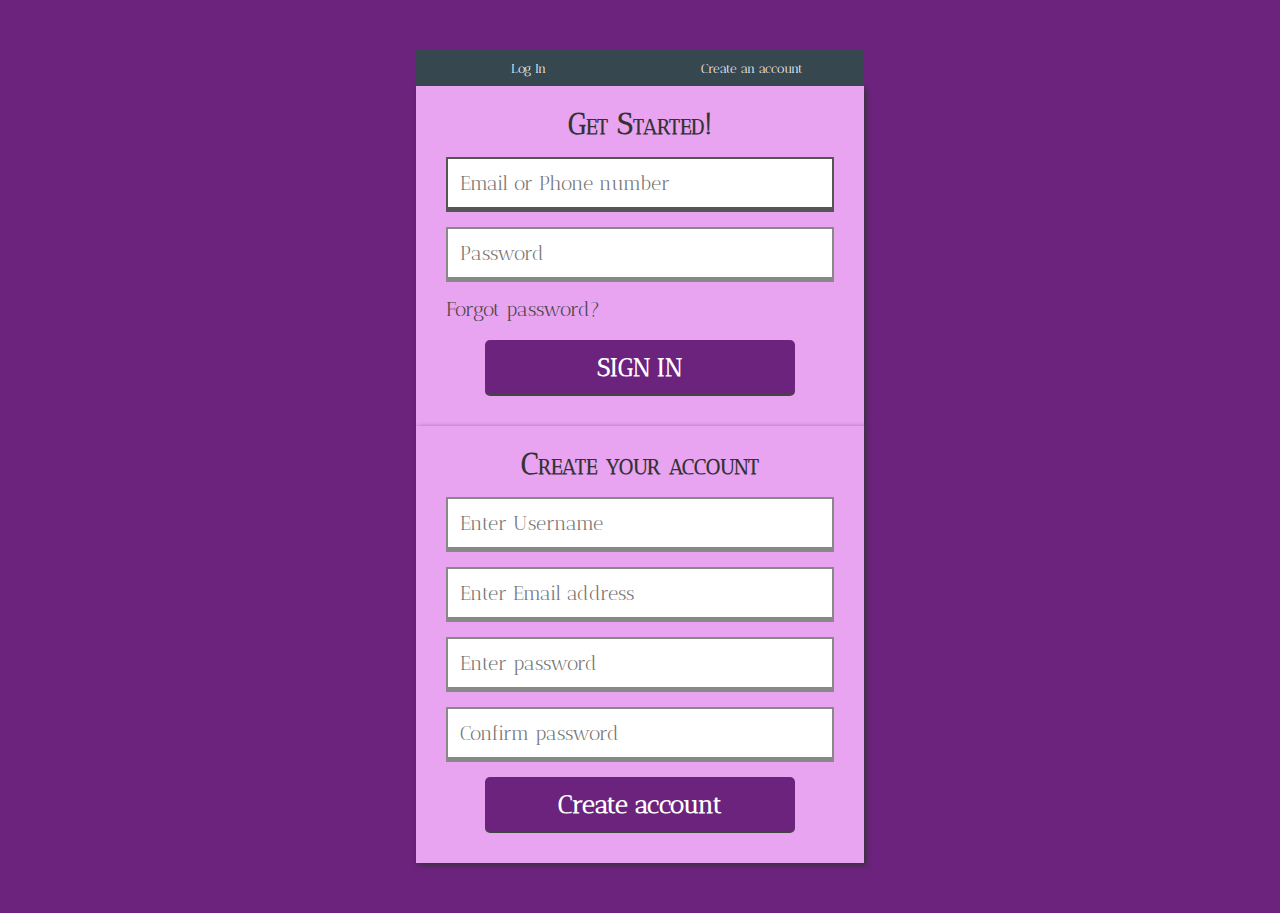
<file: index.html>
<!DOCTYPE html>
<html lang="en">
<head>
    <meta charset="UTF-8">
    <meta name="viewport" content="width=device-width, initial-scale=1.0">
    <meta http-equiv="X-UA-Compatible" content="ie=edge">
    <link href="https://fonts.googleapis.com/css?family=Antic+Didone&display=swap" rel="stylesheet">
    <link rel="stylesheet" href="Style/login.css">
    <title>Signup/Login</title>
</head>
<body>
    <div id="main" class="tabs">
        <div id="tab-btn" class="tabs__sidebar">
            <button class="tabs__button" data-for-tab="1">Log In</button>
            <button class="tabs__button" data-for-tab="2">Create an account</button>
        </div>
        <div class="tabs__content" data-tab="1">
            <h2>Get Started!</h2>
            <form action="#" method="post" id="login-box">
                <input type="text" name="username" class="inp" placeholder="Email or Phone number" required autofocus><br>
                <input type="password" name="password" class="inp" placeholder="Password" required><br>
                <a href="#" id="forgot">Forgot password?</a><br>
                <input type="submit" name="submit" value="SIGN IN" id="sub-btn"> 
            </form>
        </div>
        <div class="tabs__content" data-tab="2">
            <h2>Create your account</h2>
            <form action="#" method="post" id="reg-box">
                <input type="text" name="username" placeholder="Enter Username" class="inp" required autofocus><br>
                <input type="email" name="email" placeholder="Enter Email address" class="inp" required><br>
                <input type="password" name="password" placeholder="Enter password" class="inp" required><br>
                <input type="password" name="repassword" placeholder="Confirm password" class="inp" required><br>
                <input type="submit" name="submit" value="Create account" id="sub-btn">
            </form>
        </div>
    </div>
</body>
<script src="Script/main.js"></script>
</html>
</file>
<file: Style/login.css>
/* Login and Signup page start for small screen */
*{
    margin: 0;
    padding: 0;
    -webkit-box-sizing: border-box;
    -moz-box-sizing: border-box;
    box-sizing: border-box;
    font-family: 'Antic Didone';
}
body{ 
    background-color: #6c237e;
}
#main{
    width: 80%;
    margin: 10px auto;
}
#tab-btn{
    display: -webkit-flex;
    display: -moz-flex;
    display: -ms-flex;
    display: -o-flex;
    display: flex;
    width: 100%;
    justify-content: center;
}
.tabs__button{
    text-decoration: none;
    display: block;
    width: 100%;
    background-color: #37474f;
    text-align: center;
    color: #ffffff;
    font-style: 25px;
    padding: 10px;
    border: none;
}
.tabs__button--active{
    background-color: #eeeeee;
    color: #000000;
}
.tabs__content{
    width: 100%;
    background-color: #e8a3f1;
    padding: 20px 30px 30px 30px;
    box-shadow: 2px 2px 5px #333333;
    display: block;
}
.tabs__content--active{
    display: none;
}
.inp{
    width: 100%;
    padding: 12px;
    margin-bottom: 15px;
    font-size: 20px;
    border: 2px solid #888888;
    border-bottom: 5px solid #888888;
    background-color: #ffffff;
    color: #666666;
}
.inp:focus{
    outline: none;
    border: 2px solid #555555;
    border-bottom: 5px solid #555555;
}
#sub-btn{
    display: block;
    margin: 0 auto;
    width: 80%;
    padding: 12px;
    border: none;
    font-size: 20px;
    font-weight: bold;
    background-color: #6c237e;
    color: #ffffff;
    cursor: pointer;
    border-bottom: 2px solid #444444;
    border-radius: 5px;
}
#sub-btn:focus{
    outline: none;
}
#sub-btn:active{
    border: none;
    margin-top: 5px;
}
#forgot{
    font-size: 20px;
    text-decoration: none;
    color: #444444;
    display: block;
}
h2{
    text-align: center;
    padding-bottom: 15px;
    color: #333333;
    font-size: 30px;
    font-variant: small-caps;
}
/* Login and Signup page end for small screen */

@media screen and (min-width: 800px){
/* Login and Signup page start for large screen */
*{
    margin: 0;
    padding: 0;
    -webkit-box-sizing: border-box;
    -moz-box-sizing: border-box;
    box-sizing: border-box;
    font-family: 'Antic Didone';
}
body{ 
    background-color: #6c237e;
}
#main{
    width: 35%;
    margin: 50px auto;
}
#tab-btn{
    display: -webkit-flex;
    display: -moz-flex;
    display: -ms-flex;
    display: -o-flex;
    display: flex;
    width: 100%;
    justify-content: center;
}
.inp{
    width: 100%;
    padding: 12px;
    margin-bottom: 15px;
    font-size: 20px;
    border: 2px solid #888888;
    border-bottom: 5px solid #888888;
    background-color: #ffffff;
    color: #666666;
}
.inp:focus{
    outline: none;
    border: 2px solid #555555;
    border-bottom: 5px solid #555555;
}
#sub-btn{
    display: block;
    margin: 0 auto;
    width: 80%;
    padding: 12px;
    border: none;
    font-size: 25px;
    font-weight: bold;
    background-color: #6c237e;
    color: #ffffff;
    cursor: pointer;
    border-bottom: 2px solid #444444;
    border-radius: 5px;
}
#sub-btn:focus{
    outline: none;
}
#sub-btn:active{
    border: none;
    margin-top: 5px;
}
#forgot{
    font-size: 20px;
    text-decoration: none;
    color: #444444;
    display: block;
}
h2{
    text-align: center;
    padding-bottom: 15px;
    color: #333333;
    font-size: 30px;
    font-variant: small-caps;
}

.tabs__button{
    text-decoration: none;
    display: block;
    width: 100%;
    background-color: #37474f;
    text-align: center;
    color: #ffffff;
    font-style: 25px;
    padding: 10px;
    border: none;
}
.tabs__button--active{
    background-color: #eeeeee;
    color: #000000;
} 
.tabs__content{
    width: 100%;
    background-color: #e8a3f1;
    padding: 20px 30px 30px 30px;
    box-shadow: 2px 2px 5px #333333;
    display: block;
}
.tabs__content--active{
    display: none;
}
}
/* Login and Signup page end for large screen */
</file>
